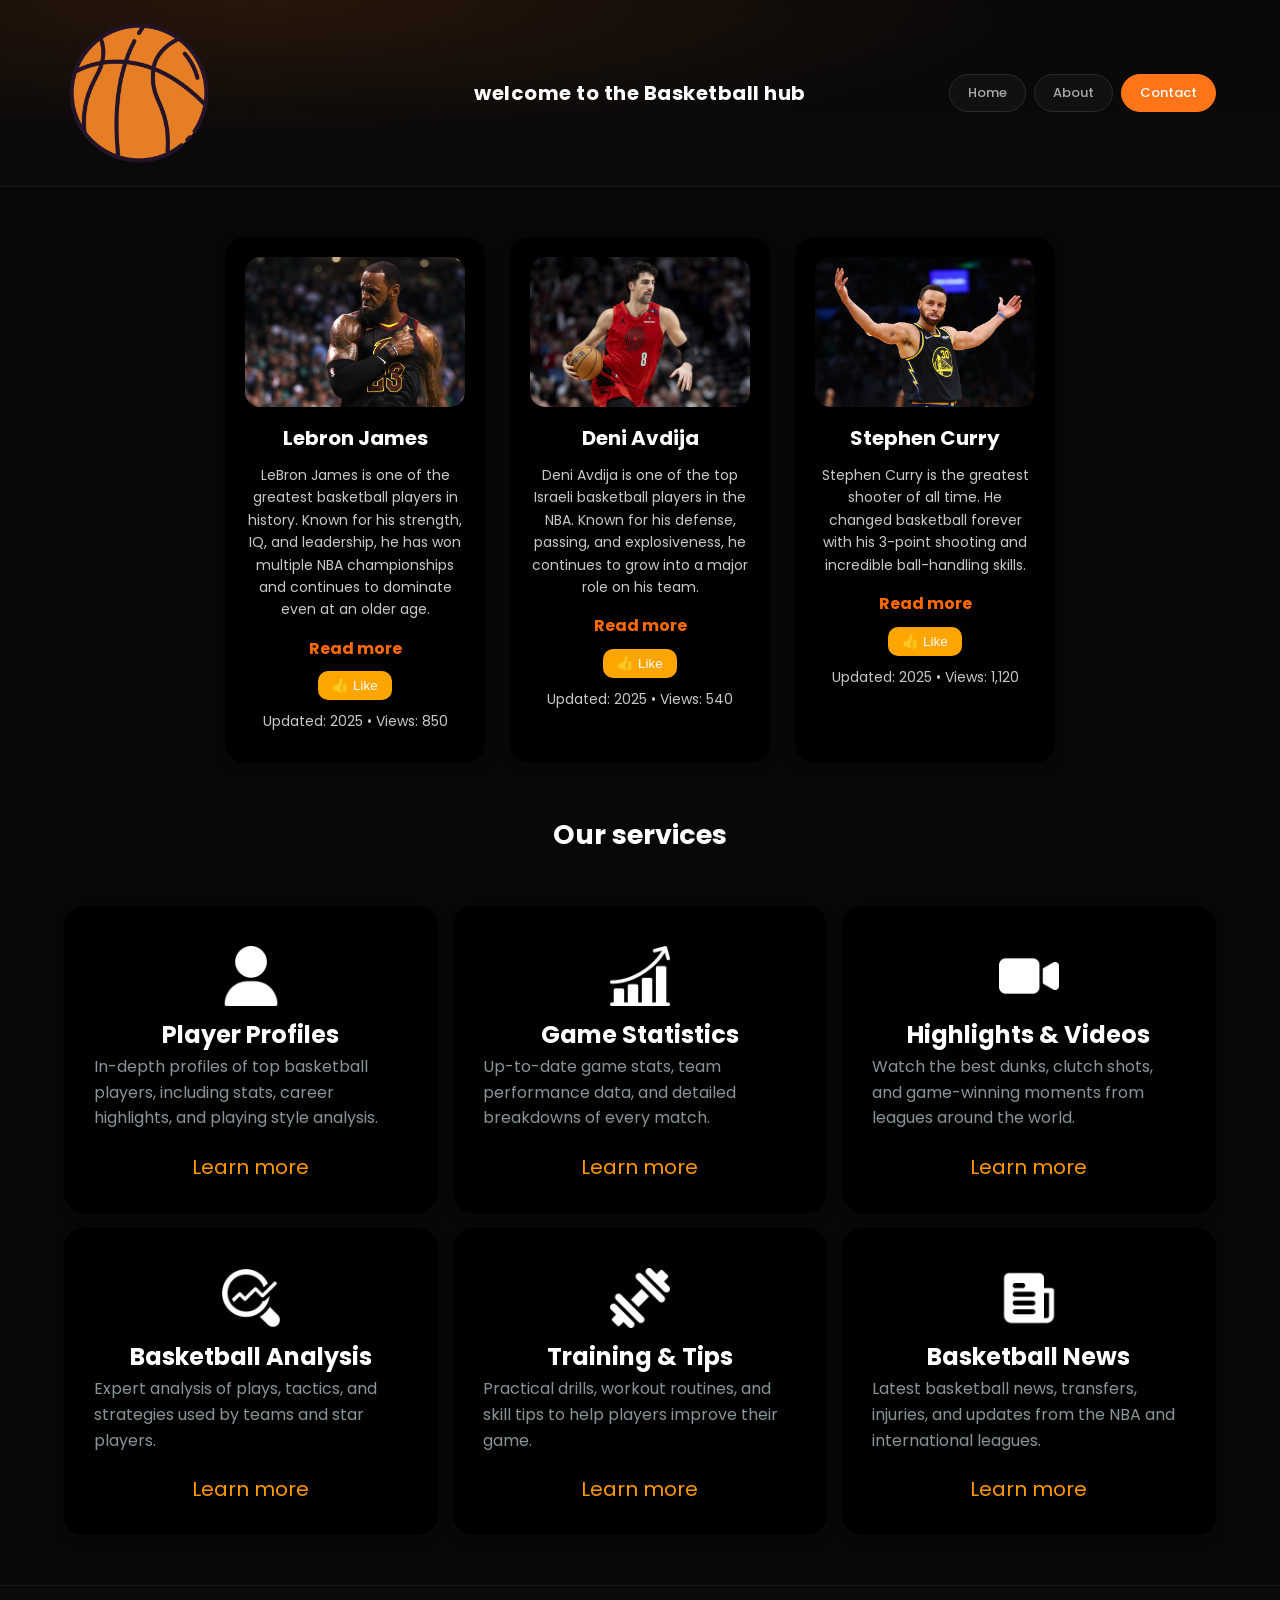
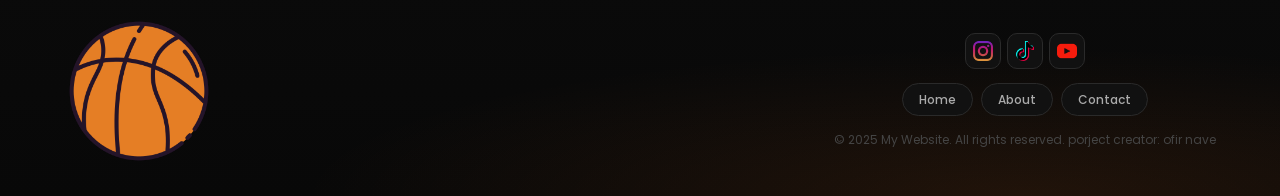
<file: index.html>
﻿<!DOCTYPE html>
<html lang="en">
<head>
    <meta charset="UTF-8" />
    <meta name="viewport" content="width=device-width, initial-scale=1.0" />
    <title>Basketball hub</title>
    <link rel="stylesheet" href="style.css" />
    <link href="https://fonts.googleapis.com/css2?family=Poppins:wght@300;400;600&display=swap" rel="stylesheet">
</head>
<body>
    <header>
        <div class="container">
            <div class="header__wrap">
                <div class="logo"></div>
                <h1>welcome to the Basketball hub</h1>
                    <nav class="navbar">
                        <ul>
                            <li><a href="index.html">Home</a></li>
                            <li><a href="about.html">About</a></li>
                            <li><a href="contact.html">Contact</a></li>
                        </ul>
                    </nav>
                </div>
            </div>
    </header>

    <main>
        

        <section class="cards" id="section2">
            <div class="container">
                <div class="cards__wrap">

                    <!-- LeBron James -->
                    <div class="card">
                        <img src="images/lebron.jpg" alt="LeBron James" />
                        <h3>Lebron James</h3>
                        <p>LeBron James is one of the greatest basketball players in history. Known for his strength, IQ, and leadership, he has won multiple NBA championships and continues to dominate even at an older age.</p>
                        <a href="https://www.nba.com/player/2544/lebron-james">Read more</a>
                        <button class="like__btn">👍 Like</button>
                        <p class="info">Updated: 2025 • Views: 850</p>
                    </div>

                    <!-- Deni Avdija -->
                    <div class="card">
                        <img src="images/deni.jpg" alt="Deni Avdija" />
                        <h3>Deni Avdija</h3>
                        <p>Deni Avdija is one of the top Israeli basketball players in the NBA. Known for his defense, passing, and explosiveness, he continues to grow into a major role on his team.</p>
                        <a href="https://www.nba.com/player/1630166/deni-avdija">Read more</a>
                        <button class="like__btn">👍 Like</button>
                        <p class="info">Updated: 2025 • Views: 540</p>
                    </div>

                    <!-- Stephen Curry -->
                    <div class="card">
                        <img src="images/curry.jpg" alt="Stephen Curry" />
                        <h3>Stephen Curry</h3>
                        <p>Stephen Curry is the greatest shooter of all time. He changed basketball forever with his 3-point shooting and incredible ball-handling skills.</p>
                        <a href="https://www.nba.com/player/201939/stephen-curry">Read more</a>
                        <button class="like__btn">👍 Like</button>
                        <p class="info">Updated: 2025 • Views: 1,120</p>
                    </div>

                </div>
            </div>
        </section>

        <section class="services" id="section1">
            <div class="container">
                <h2 class="services__title">Our services</h2>    

                <div class="services__wrap">
                    <div class="services__item">
                        <img src="images/profile.png" alt="basketball" />
                        <h2>Player Profiles </h2>
                        <p class="text">In-depth profiles of top basketball players, including stats, career highlights, and playing style analysis.</p>
                        <a class="services__link" href="#">Learn more</a>
                    </div>
                    <div class="services__item">
                        <img src="images/statistics.png" alt="diagrame" />
                        <h2>Game Statistics</h2>
                        <p>Up-to-date game stats, team performance data, and detailed breakdowns of every match.</p>
                        <a class="services__link" href="#">Learn more</a>
                    </div>
                    <div class="services__item">
                        <img src="images/video.png" alt="Highlights & Videos" />
                        <h2>Highlights & Videos</h2>
                        <p>Watch the best dunks, clutch shots, and game-winning moments from leagues around the world.</p>
                        <a class="services__link" href="#">Learn more</a>
                    </div>
                    <div class="services__item">
                        <img src="images/analysis.png" alt="Alternate Text" />
                        <h2>Basketball Analysis</h2>
                        <p>Expert analysis of plays, tactics, and strategies used by teams and star players.</p>
                        <a class="services__link" href="#">Learn more</a>
                    </div>
                    <div class="services__item">
                        <img src="images/dumbbell.png" alt="Alternate Text" />
                        <h2>Training & Tips</h2>
                        <p>Practical drills, workout routines, and skill tips to help players improve their game.</p>
                        <a class="services__link" href="#">Learn more</a>
                    </div>
                    <div class="services__item">
                        <img src="images/news.png" alt="Alternate Text" />
                        <h2>Basketball News</h2>
                        <p>Latest basketball news, transfers, injuries, and updates from the NBA and international leagues.</p>
                        <a class="services__link" href="#">Learn more</a>
                    </div>
                </div>
            </div>
        </section>


    </main>
        
    <footer>
        <div class="container">
            <div class="footer__wrap">
                <div class="logo"></div> 
                <div class="items">
                    <div class="Full__menu">
                        <a href="https://www.instagram.com/ofirnave._/" target="_blank">
                            <div class="menu"></div>
                        </a>
                        <a href="https://www.tiktok.com/@ofir.nave_" target="_blank">
                            <div class="menu1"></div>
                        </a>
                        <a href="https://www.youtube.com/" target="_blank">
                            <div class="menu2"></div>
                        </a>
                    </div>
                    <nav>
                        <ul>
                            <li><a href="index.html">Home</a></li>
                            <li><a href="about.html">About</a></li>
                            <li><a href="contact.html">Contact</a></li>
                        </ul>
                    </nav>
                    <p>© 2025 My Website. All rights reserved.
                    porject creator: ofir nave
                    </p>
                </div>
            </div>
                    
            </div>
    </footer>
</body>
</html>
</file>
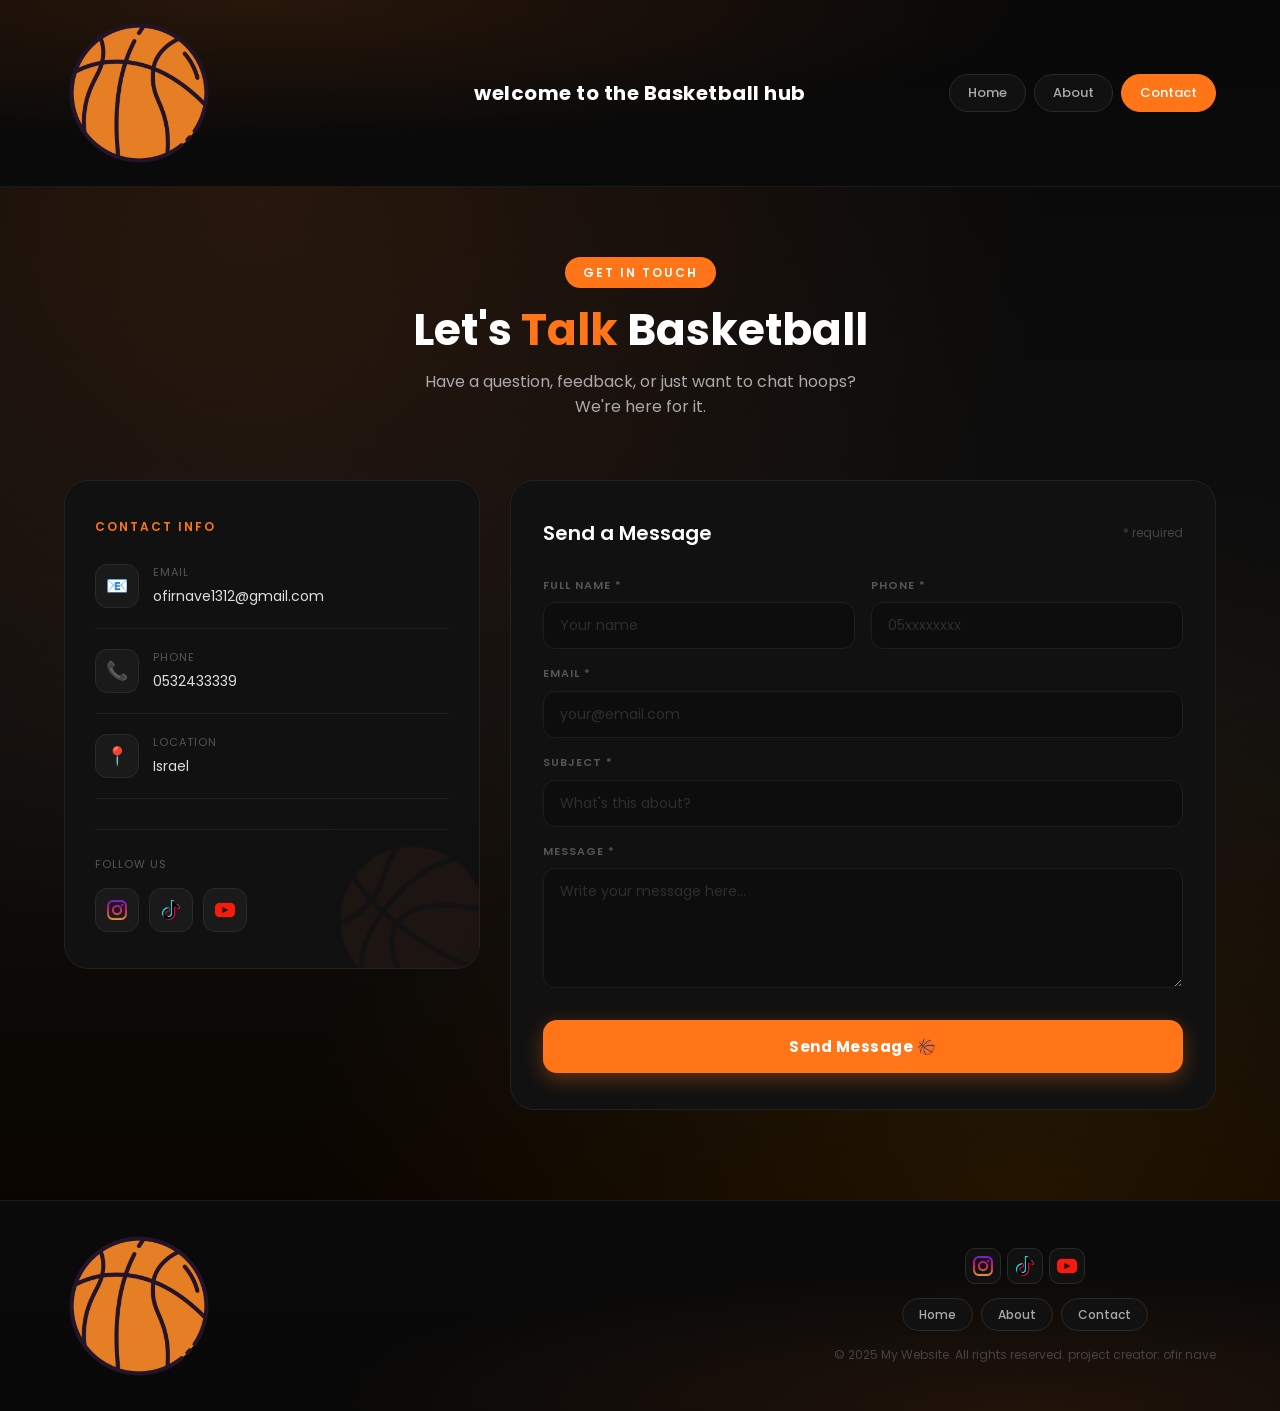
<file: contact.html>
<!DOCTYPE html>
<html lang="en">
<head>
    <meta charset="UTF-8" />
    <meta name="viewport" content="width=device-width, initial-scale=1.0" />
    <title>Contact – Basketball Hub</title>
    <link rel="stylesheet" href="style.css" />
    <link href="https://fonts.googleapis.com/css2?family=Poppins:wght@300;400;600;700&display=swap" rel="stylesheet">
</head>
<body>

<header>
    <div class="container">
        <div class="header__wrap">
            <div class="logo"></div>
            <h1>welcome to the Basketball hub</h1>
            <nav class="navbar">
                <ul>
                    <li><a href="index.html">Home</a></li>
                    <li><a href="about.html">About</a></li>
                    <li><a href="contact.html">Contact</a></li>
                </ul>
            </nav>
        </div>
    </div>
</header>

<main>
    <section class="contact-section">
        <div class="container">

            <div class="contact-hero">
                <div class="badge">Get in touch</div>
                <h2>Let's <span>Talk</span> Basketball</h2>
                <p>Have a question, feedback, or just want to chat hoops? We're here for it.</p>
            </div>

            <div class="contact__grid">

                <!-- Left: Info -->
                <div class="contact__info">
                    <h3>Contact Info</h3>

                    <div class="info-row">
                        <div class="info-icon">📧</div>
                        <div>
                            <div class="info-label">Email</div>
                            <div class="info-val"><a href="mailto:ofirnave1312@gmail.com">ofirnave1312@gmail.com</a></div>
                        </div>
                    </div>

                    <div class="info-row">
                        <div class="info-icon">📞</div>
                        <div>
                            <div class="info-label">Phone</div>
                            <div class="info-val">0532433339</div>
                        </div>
                    </div>

                    <div class="info-row">
                        <div class="info-icon">📍</div>
                        <div>
                            <div class="info-label">Location</div>
                            <div class="info-val">Israel</div>
                        </div>
                    </div>

                    <div class="social-block">
                        <p>Follow us</p>
                        <div class="social-icons">
                            <a href="https://www.instagram.com/ofirnave._/" target="_blank" title="Instagram">
                                <img src="images/inst.png" alt="Instagram" />
                            </a>
                            <a href="https://www.tiktok.com/@ofir.nave_" target="_blank" title="TikTok">
                                <img src="images/tik.png" alt="TikTok" />
                            </a>
                            <a href="https://www.youtube.com/" target="_blank" title="YouTube">
                                <img src="images/youtube.png" alt="YouTube" />
                            </a>
                        </div>
                    </div>
                </div>

                <!-- Right: Form -->
                <div class="contact__form-card">
                    <div class="form-top">
                        <h3>Send a Message</h3>
                        <span>* required</span>
                    </div>

                    <form id="contactForm" novalidate>
                        <div class="form-row-2">
                            <div class="field" id="grp-name">
                                <label for="fullName">Full Name *</label>
                                <input type="text" id="fullName" placeholder="Your name" />
                                <span class="error-msg">At least 3 characters required.</span>
                            </div>
                            <div class="field" id="grp-phone">
                                <label for="phone">Phone *</label>
                                <input type="tel" id="phone" placeholder="05xxxxxxxx" />
                                <span class="error-msg">At least 10 digits required.</span>
                            </div>
                        </div>

                        <div class="field" id="grp-email">
                            <label for="email">Email *</label>
                            <input type="email" id="email" placeholder="your@email.com" />
                            <span class="error-msg">Please enter a valid email address.</span>
                        </div>

                        <div class="field" id="grp-subject">
                            <label for="subject">Subject *</label>
                            <input type="text" id="subject" placeholder="What's this about?" />
                            <span class="error-msg">At least 5 characters required.</span>
                        </div>

                        <div class="field" id="grp-message">
                            <label for="message">Message *</label>
                            <textarea id="message" placeholder="Write your message here..."></textarea>
                            <span class="error-msg">At least 10 characters required.</span>
                        </div>

                        <button type="submit" class="submit-btn">Send Message 🏀</button>
                    </form>

                    <div class="success-box" id="successBox">
                        <div class="check-circle">✓</div>
                        <h4>Message Sent!</h4>
                        <p>Thanks for reaching out. We'll get back to you shortly.</p>
                    </div>
                </div>

            </div>
        </div>
    </section>
</main>

<footer>
    <div class="container">
        <div class="footer__wrap">
            <div class="logo"></div>
            <div class="items">
                <div class="Full__menu">
                    <a href="https://www.instagram.com/ofirnave._/" target="_blank"><div class="menu"></div></a>
                    <a href="https://www.tiktok.com/@ofir.nave_" target="_blank"><div class="menu1"></div></a>
                    <a href="https://www.youtube.com/" target="_blank"><div class="menu2"></div></a>
                </div>
                <nav>
                    <ul>
                        <li><a href="index.html">Home</a></li>
                        <li><a href="about.html">About</a></li>
                        <li><a href="contact.html">Contact</a></li>
                    </ul>
                </nav>
                <p>© 2025 My Website. All rights reserved. project creator: ofir nave</p>
            </div>
        </div>
    </div>
</footer>
<script src="script.js"></script>
</body>
</html>
</file>
<file: style.css>
﻿/* Reset default styles */
* {
    margin: 0;
    padding: 0;
    box-sizing: border-box;
}

body {
    font-family: 'Poppins', sans-serif;
    line-height: 1.6;
    background: linear-gradient( 180deg, #ffb000 0%, #ff9800 35%, #cc5500 100% );
}

.container {
    width: 100%;
    max-width: 1800px;
}

/* Header */
header {
    background: black;
    color: #fff;
    padding: 20px 0;

}
.header__wrap {
    display: flex;
    justify-content: space-between;
}
.logo{
    height: 150px;
    width: 150px;
    background-image:url(images/logo.png);
    background-position:center;
    background-size:cover;
    background-repeat:no-repeat;
    display: flex;
    justify-content:flex-start;
}

    header h1 {
        display: flex;
        margin-bottom: 10px;
        color: #FF7518;
        align-items:center;
        justify-content: center;
    }

nav ul {
    list-style: none;
    display: flex;
    gap: 15px;
}
.navbar {
    display: flex;
    align-items: center;
}

nav a {
    color: #fff;
    text-decoration: none;
    display:flex;
    align-items: center;
}

    nav a:hover {
        text-decoration: underline;
        color: orange;
    }
   

/* Sections */
.section {
    padding: 40px 0;
   background-color: orange;
}
.container{
    max-width: 1200px;
    width: 90%;
    margin: 0 auto;
}
.cards-section {
    margin-top: 40px;
}

.cards__wrap {
    display: flex;
    justify-content: center;
    gap: 25px;
    margin:50px 0;
}

.card {
    width: 260px;
    background: #fff;
    padding: 20px;
    border-radius: 20px;
    text-align: center;
    box-shadow: 0px 5px 15px rgba(0,0,0,0.15);
    background-color: black;
    display:flex;
    flex-direction: column;
    align-items:center;
}

    .card img {
        width: 100%;
        height: 150px;
        border-radius: 15px;
        object-fit: cover;
    }

    .card h3 {
        margin-top: 15px;
        font-size: 20px;
        color: white;
    }

    .card p {
        font-size: 14px;
        color: #c8c8c8;
        margin: 10px 0;
    }

.like__btn {
    margin-top: 10px;
    padding: 7px 14px;
    background: orange;
    color: white;
    border: none;
    border-radius: 10px;
    cursor: pointer;
    display: flex;
}

    .like__btn:hover {
        background: #ff8c1a;
        transform: scale(1.07);
    }

.info {
    margin-top: 10px;
    font-size: 12px;
    color: #777;
}
.card, .card img, .like__btn, .card a {
    transition: 0.5s ease;
}

    .card:hover {
        transform: translateY(-7px);
        box-shadow: 0px 10px 25px rgba(0,0,0,0.22);
    }

    .card a {
        display: inline-block;
        margin-top: 5px;
        color: #ff6a00;
        font-weight: bold;
        text-decoration: none;
    }

    .section:nth-child(even) {
    background: #f4f4f4;
}
.services__item {
    background-color: black;
    color: white;
    border-radius: 20px;
    padding: 30px;
    width: calc(100% / 3 - 10px);
    display: flex;
    flex-direction: column;
    align-items: center;
    box-shadow: 0px 5px 15px rgba(0,0,0,0.15);
    transition: 0.6s ease;
}
.text {
    display:flex;
    align-items: center;
}

    .services__item img {
        width: 60px;
        margin: 10px 0;
    }
.services__item p {
    color: #899499;
}

.services__wrap {
    display: flex;
    flex-wrap: wrap;
    justify-content: space-between;
    gap: 15px;
    margin: 50px 0;
}

.services__item:hover {
    transform: translateY(-7px);
    box-shadow: 0px 10px 25px rgba(0,0,0,0.22);
}
.services__title {
    text-align: center;
    font-size: 27px;
    color: white;
}
.services__link {
    text-decoration: none;
    font-size: 20px;
    color: #ff9800;
    margin-top:20px;
    
}

/* Footer */
footer {
    background: black;
    color: #fff;
    text-align: center;
    padding: 20px 0;
}

img {
    max-width: 100%;
    height: auto;
}
.logo {
    height: 150px;
    width: 150px;
    background-image: url(images/logo.png);
    background-position: center;
    background-size: cover;
    background-repeat: no-repeat;
    
}
.footer__wrap {
    display: flex;
    justify-content: space-around;
    justify-content: space-between
        
}
.menu {
    background-image: url(images/inst.png);
    background-position: center;
    background-size: cover;
    background-repeat: no-repeat;
    height: 20px;
    width: 20px;
    margin: 20px;
}
.items {
    display: flex;
    justify-content: center;
    align-items: center;
    flex-direction: column;
}
.menu1 {
    background-image: url(images/tik.png);
    background-position: center;
    background-size: cover;
    background-repeat: no-repeat;
    height: 20px;
    width: 20px;
    margin: 20px;
}
.menu2 {
    background-image: url(images/youtube.png);
    background-position: center;
    background-size: cover;
    background-repeat: no-repeat;
    height: 20px;
    width: 20px;
    margin: 20px;
}
.Full__menu {
    display: flex;
    flex-direction: row;
}



/* ========================================
   CONTACT PAGE
   ======================================== */

body {
    background: #080808;
}

/* Header - contact style */
header {
    background: radial-gradient(ellipse at 20% 0%, rgba(255,117,24,0.13) 0%, transparent 55%),
                linear-gradient(180deg, #080808 0%, #0a0a0a 100%);
    border-bottom: 1px solid #1a1a1a;
    padding: 18px 0;
}

.header__wrap {
    display: flex;
    align-items: center;
    justify-content: space-between;
    position: relative;
}

header h1 {
    font-size: 20px;
    font-weight: 700;
    color: #fff;
    letter-spacing: 0.5px;
    text-align: center;
    margin-bottom: 0;
    position: absolute;
    left: 50%;
    transform: translateX(-50%);
    white-space: nowrap;
    pointer-events: none;
}

/* Nav pills */
header nav ul {
    display: flex;
    gap: 8px;
    list-style: none;
    margin: 0;
    padding: 0;
}

header nav ul li a {
    display: inline-block;
    padding: 8px 18px;
    border-radius: 30px;
    border: 1px solid #2a2a2a;
    background: #111;
    color: #aaa;
    font-size: 13px;
    font-weight: 500;
    text-decoration: none;
    transition: background 0.25s, border-color 0.25s, color 0.25s, transform 0.2s;
}

header nav ul li a:hover {
    background: #1f1200;
    border-color: #FF7518;
    color: #FF7518;
    transform: translateY(-2px);
    text-decoration: none;
}

header nav ul li:last-child a {
    background: #FF7518;
    border-color: #FF7518;
    color: #fff;
}

/* Footer */
footer {
    background: radial-gradient(ellipse at 80% 100%, rgba(255,117,24,0.10) 0%, transparent 50%),
                linear-gradient(180deg, #0a0a0a 0%, #080808 100%);
    border-top: 1px solid #1a1a1a;
    padding: 30px 0;
}

footer .footer__wrap {
    display: flex;
    justify-content: space-between;
    align-items: center;
}

footer .items {
    display: flex;
    flex-direction: column;
    align-items: center;
    gap: 14px;
}

footer nav ul {
    display: flex;
    gap: 8px;
    list-style: none;
    margin: 0;
    padding: 0;
}

footer nav ul li a {
    display: inline-block;
    padding: 6px 16px;
    border-radius: 30px;
    border: 1px solid #2a2a2a;
    background: #111;
    color: #aaa;
    font-size: 12px;
    font-weight: 500;
    text-decoration: none;
    transition: background 0.25s, border-color 0.25s, color 0.25s, transform 0.2s;
}

footer nav ul li a:hover {
    background: #1f1200;
    border-color: #FF7518;
    color: #FF7518;
    transform: translateY(-2px);
}

footer p {
    color: #444;
    font-size: 12px;
    text-align: center;
    margin: 0;
}

footer .Full__menu {
    display: flex;
    flex-direction: row;
    gap: 6px;
}

footer .Full__menu a {
    display: flex;
    align-items: center;
    justify-content: center;
    width: 36px;
    height: 36px;
    border-radius: 10px;
    background: #111;
    border: 1px solid #2a2a2a;
    transition: border-color 0.25s, background 0.25s, transform 0.2s;
}

footer .Full__menu a:hover {
    border-color: #FF7518;
    background: #1f1200;
    transform: translateY(-2px);
}

footer .menu,
footer .menu1,
footer .menu2 {
    margin: 0;
}

/* Contact section */
.contact-section {
    padding: 70px 0 90px;
    background: radial-gradient(ellipse at 20% 0%, rgba(255,117,24,0.12) 0%, transparent 55%),
                radial-gradient(ellipse at 80% 100%, rgba(255,152,0,0.10) 0%, transparent 50%),
                linear-gradient(180deg, #0a0a0a 0%, #0f0f0f 50%, #0a0500 100%);
    min-height: 100vh;
}

.contact-hero {
    text-align: center;
    margin-bottom: 60px;
}

.contact-hero .badge {
    display: inline-block;
    background: #FF7518;
    color: #fff;
    font-size: 12px;
    font-weight: 600;
    letter-spacing: 2px;
    text-transform: uppercase;
    padding: 6px 18px;
    border-radius: 30px;
    margin-bottom: 18px;
}

.contact-hero h2 {
    font-size: 44px;
    font-weight: 700;
    color: #fff;
    line-height: 1.1;
    margin-bottom: 14px;
}

.contact-hero h2 span { color: #FF7518; }

.contact-hero p {
    color: #aaa;
    font-size: 16px;
    max-width: 480px;
    margin: 0 auto;
}

.contact__grid {
    display: grid;
    grid-template-columns: 1fr 1.7fr;
    gap: 30px;
    align-items: start;
}

@media (max-width: 800px) {
    .contact__grid { grid-template-columns: 1fr; }
    .contact-hero h2 { font-size: 32px; }
}

/* Info card */
.contact__info {
    background: #111;
    border: 1px solid #222;
    border-radius: 24px;
    padding: 36px 30px;
    position: relative;
    overflow: hidden;
}

.contact__info::after {
    content: "🏀";
    font-size: 130px;
    position: absolute;
    bottom: -15px;
    right: -15px;
    opacity: 0.05;
    line-height: 1;
    pointer-events: none;
}

.contact__info h3 {
    font-size: 12px;
    font-weight: 600;
    letter-spacing: 2px;
    text-transform: uppercase;
    color: #FF7518;
    margin-bottom: 28px;
}

.info-row {
    display: flex;
    align-items: center;
    gap: 14px;
    margin-bottom: 20px;
    padding-bottom: 20px;
    border-bottom: 1px solid #1e1e1e;
}

.info-row:last-of-type {
    border-bottom: none;
    margin-bottom: 0;
    padding-bottom: 0;
}

.info-icon {
    width: 44px;
    height: 44px;
    border-radius: 12px;
    background: #1a1a1a;
    border: 1px solid #2a2a2a;
    display: flex;
    align-items: center;
    justify-content: center;
    font-size: 18px;
    flex-shrink: 0;
}

.info-label {
    font-size: 11px;
    color: #555;
    text-transform: uppercase;
    letter-spacing: 1px;
    margin-bottom: 3px;
}

.info-val { font-size: 14px; color: #ddd; }
.info-val a { color: #ddd; text-decoration: none; transition: color 0.2s; }
.info-val a:hover { color: #FF7518; }

.social-block {
    margin-top: 30px;
    padding-top: 26px;
    border-top: 1px solid #1e1e1e;
}

.social-block p {
    font-size: 11px;
    color: #555;
    text-transform: uppercase;
    letter-spacing: 1px;
    margin-bottom: 14px;
}

.social-icons { display: flex; gap: 10px; }

.social-icons a {
    width: 44px;
    height: 44px;
    border-radius: 12px;
    background: #1a1a1a;
    border: 1px solid #2a2a2a;
    display: flex;
    align-items: center;
    justify-content: center;
    transition: border-color 0.25s, transform 0.25s, background 0.25s;
}

.social-icons a:hover {
    border-color: #FF7518;
    background: #1f1200;
    transform: translateY(-3px);
}

.social-icons img { width: 20px; height: 20px; object-fit: contain; }

/* Form card */
.contact__form-card {
    background: #111;
    border: 1px solid #222;
    border-radius: 24px;
    padding: 36px 32px;
}

.form-top {
    display: flex;
    align-items: center;
    justify-content: space-between;
    margin-bottom: 28px;
}

.form-top h3 { font-size: 20px; font-weight: 600; color: #fff; }
.form-top span { font-size: 12px; color: #444; }

.form-row-2 { display: grid; grid-template-columns: 1fr 1fr; gap: 16px; }

@media (max-width: 500px) { .form-row-2 { grid-template-columns: 1fr; } }

.field { margin-bottom: 16px; }

.field label {
    display: block;
    font-size: 11px;
    font-weight: 600;
    letter-spacing: 1px;
    text-transform: uppercase;
    color: #555;
    margin-bottom: 8px;
}

.field input,
.field textarea {
    width: 100%;
    background: #0d0d0d;
    border: 1.5px solid #1e1e1e;
    border-radius: 12px;
    padding: 12px 16px;
    color: #fff;
    font-family: 'Poppins', sans-serif;
    font-size: 14px;
    outline: none;
    transition: border-color 0.25s, background 0.25s;
    box-sizing: border-box;
}

.field input::placeholder,
.field textarea::placeholder { color: #2e2e2e; }

.field input:focus,
.field textarea:focus { border-color: #FF7518; background: #0f0700; }

.field textarea { resize: vertical; min-height: 120px; }

.field.invalid input,
.field.invalid textarea { border-color: #c0392b; background: #110000; }

.error-msg { display: none; font-size: 11px; color: #c0392b; margin-top: 5px; }
.field.invalid .error-msg { display: block; }

.submit-btn {
    width: 100%;
    margin-top: 8px;
    padding: 15px;
    background: #FF7518;
    color: #fff;
    font-family: 'Poppins', sans-serif;
    font-size: 15px;
    font-weight: 700;
    letter-spacing: 0.5px;
    border: none;
    border-radius: 14px;
    cursor: pointer;
    transition: background 0.25s, transform 0.2s, box-shadow 0.25s;
    box-shadow: 0 6px 20px rgba(255, 117, 24, 0.35);
}

.submit-btn:hover {
    background: #ff8c1a;
    transform: translateY(-2px);
    box-shadow: 0 10px 28px rgba(255, 117, 24, 0.45);
}

.submit-btn:active { transform: scale(0.99); }

/* Success message */
.success-box { display: none; text-align: center; padding: 50px 20px; }

.check-circle {
    width: 68px;
    height: 68px;
    background: #1a1a1a;
    border: 2px solid #FF7518;
    border-radius: 50%;
    display: flex;
    align-items: center;
    justify-content: center;
    font-size: 30px;
    margin: 0 auto 20px;
}

.success-box h4 { font-size: 24px; color: #fff; margin-bottom: 10px; }
.success-box p { color: #666; font-size: 14px; }
</file>
